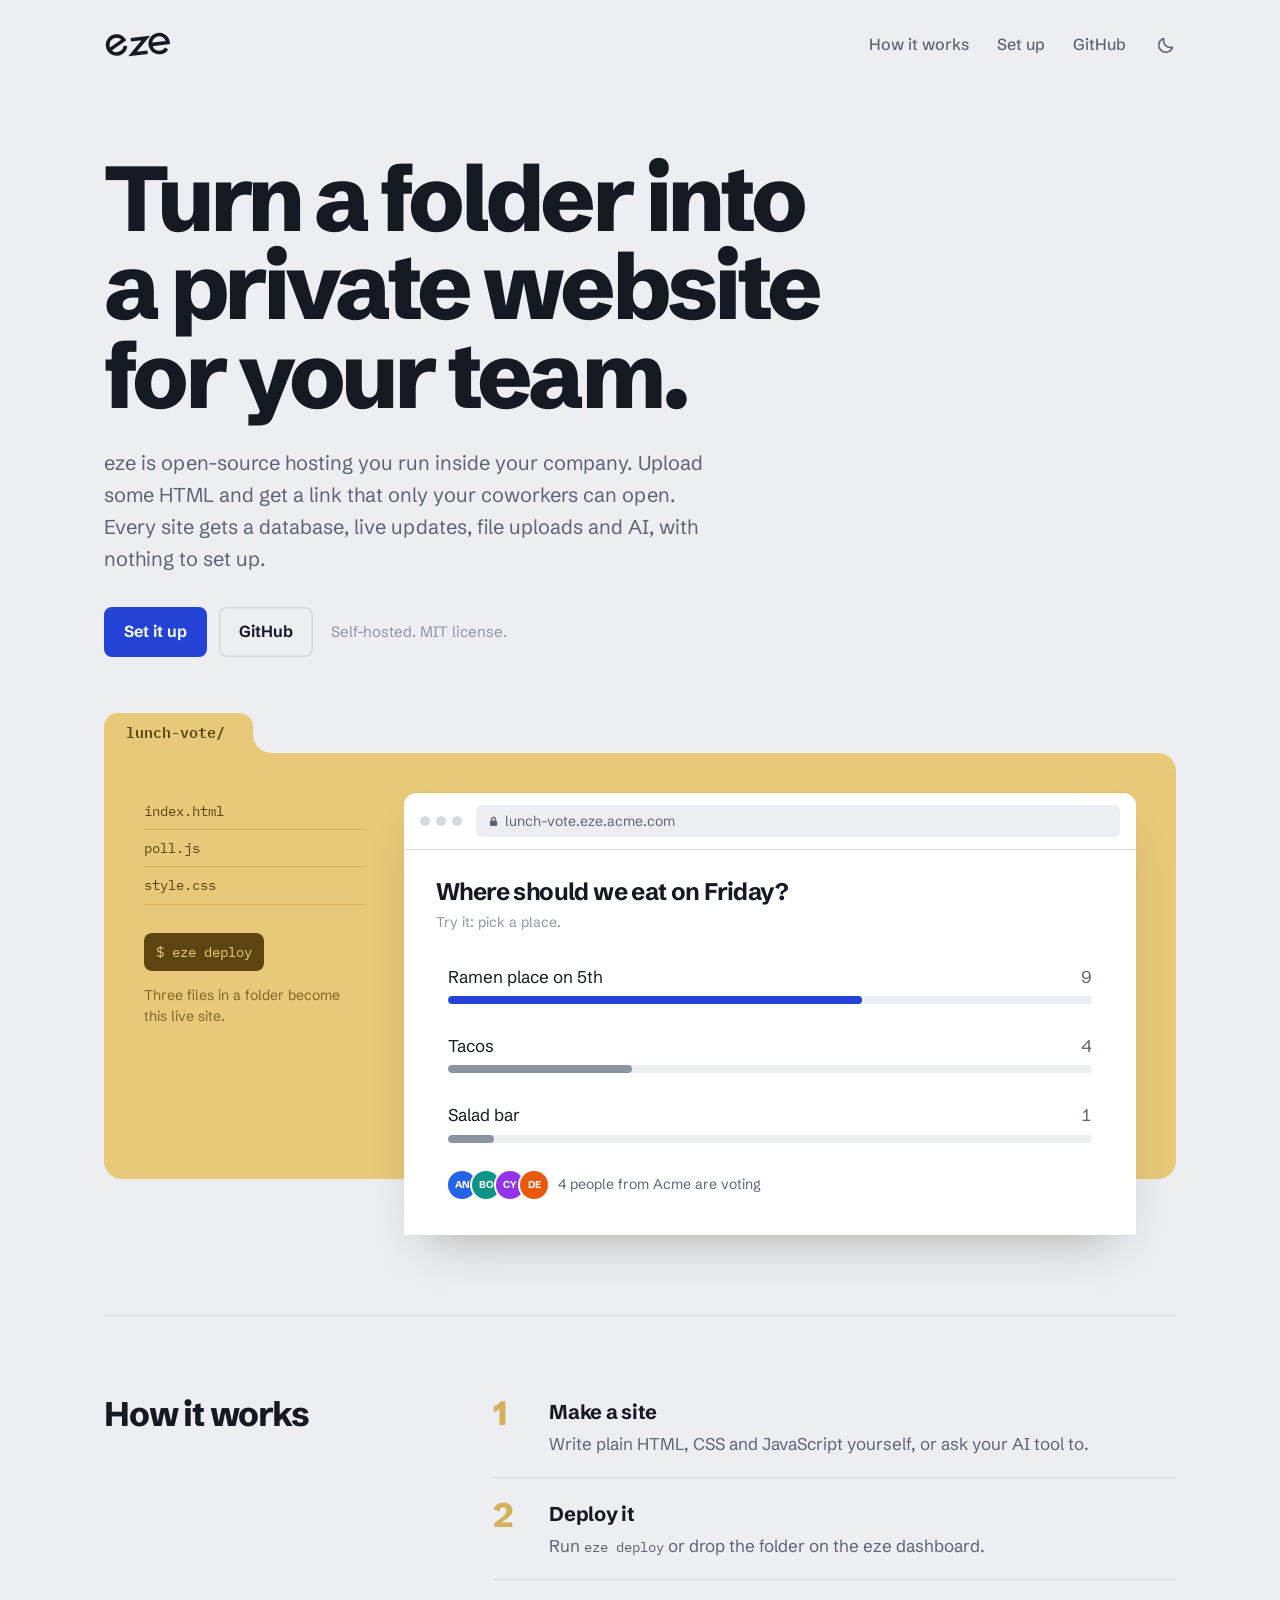
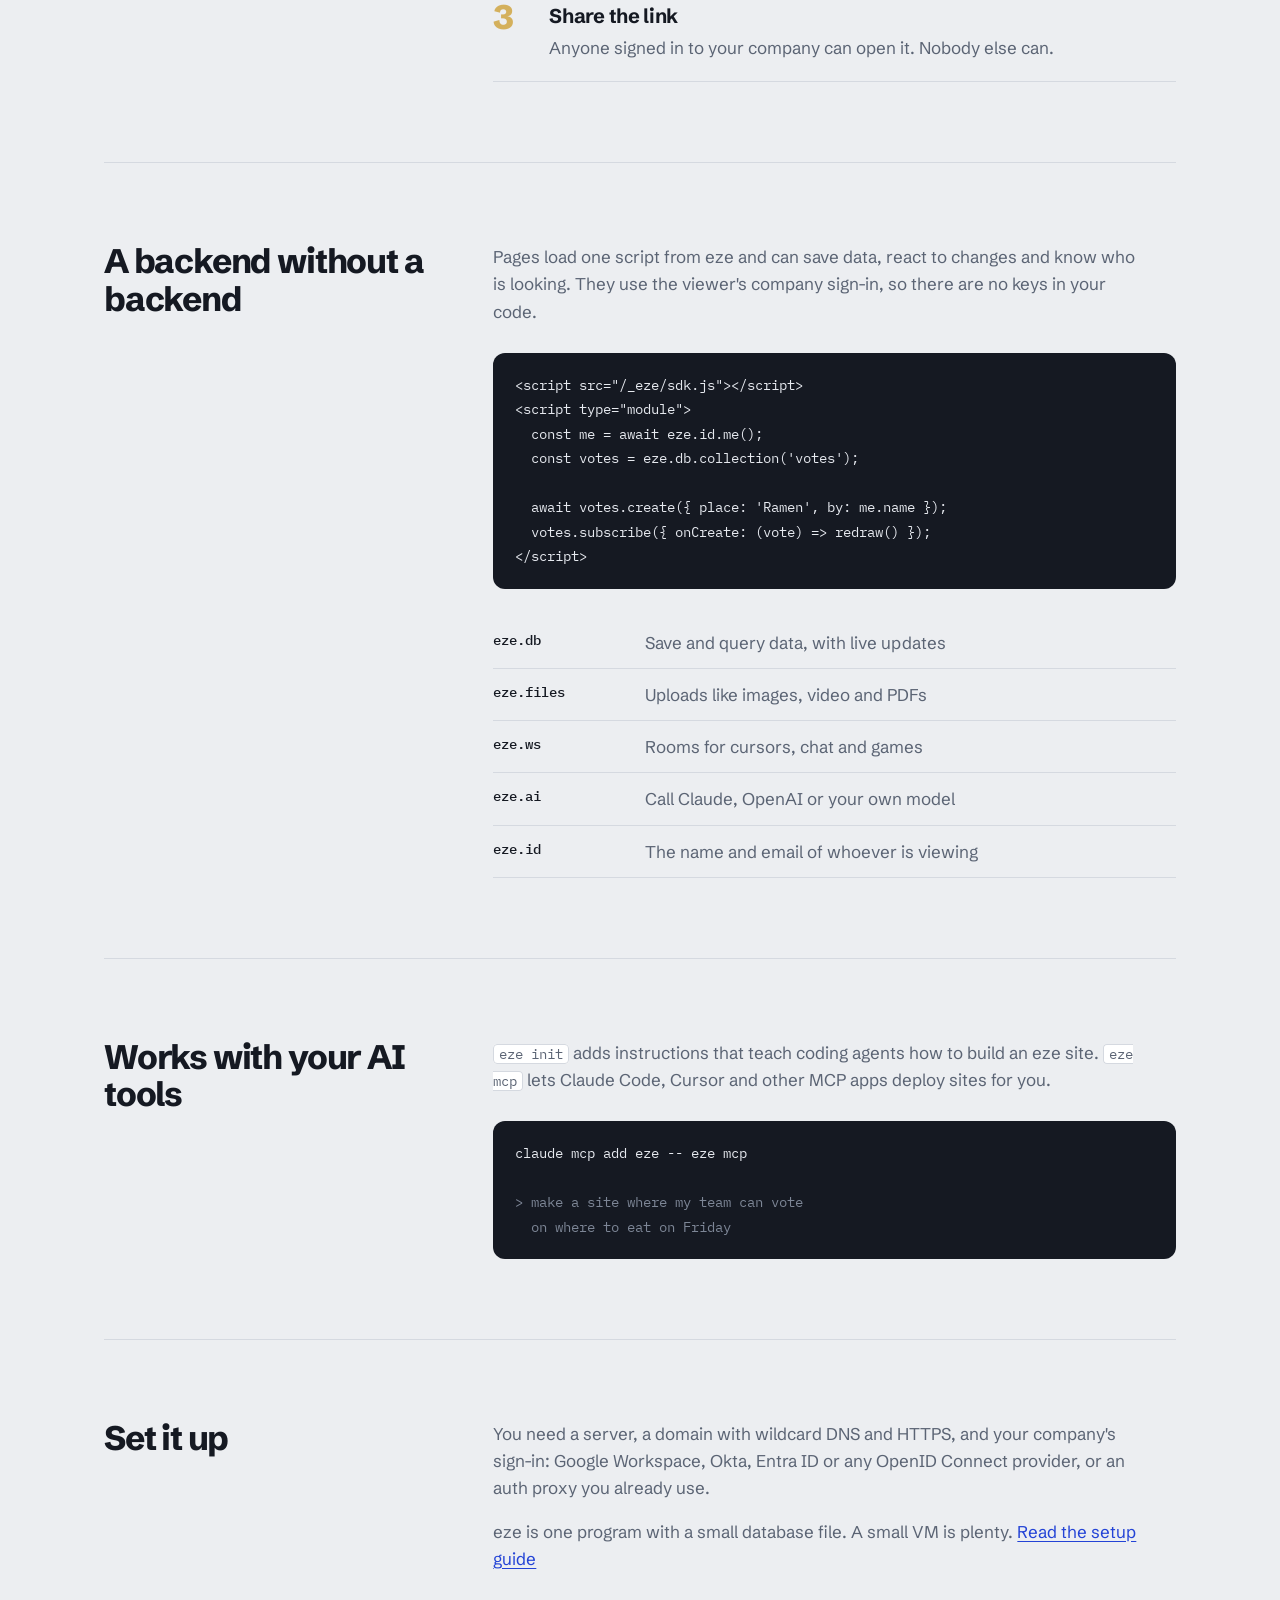
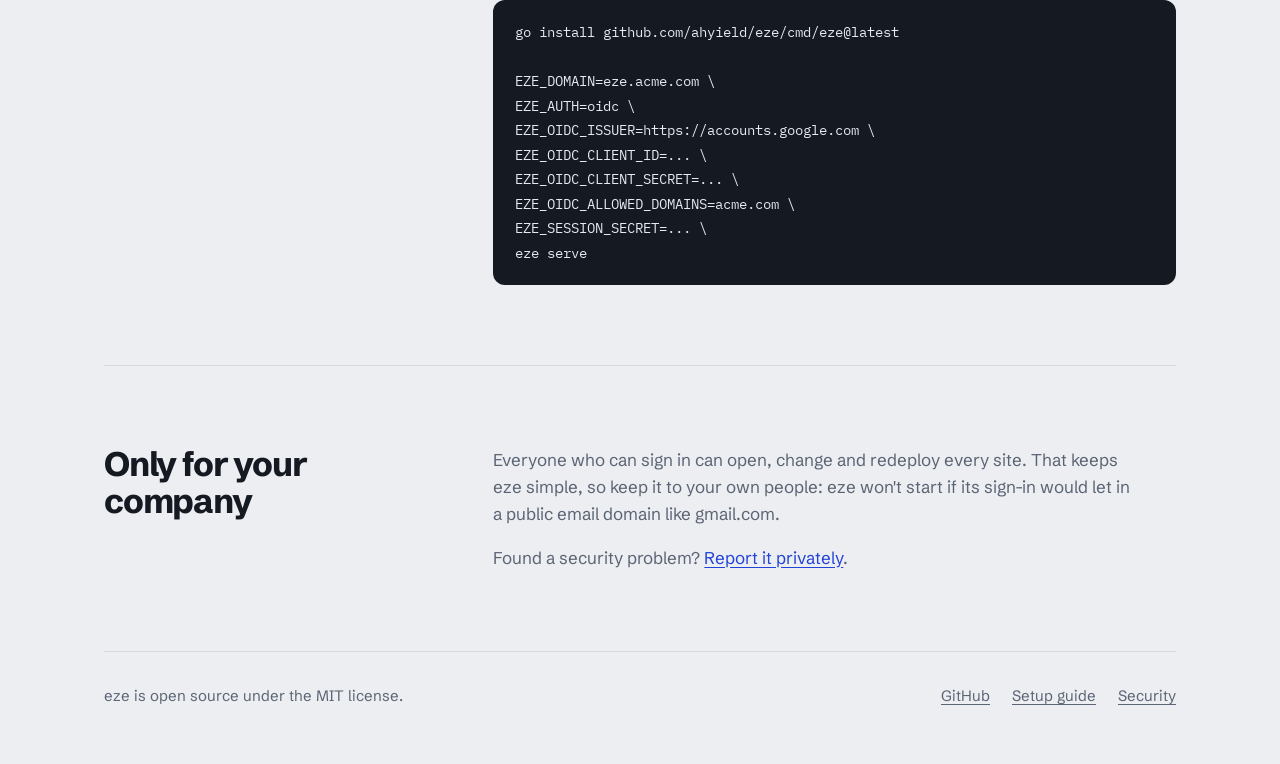
<file: site/index.html>
<!doctype html>
<html lang="en">
<head>
<meta charset="utf-8">
<meta name="viewport" content="width=device-width, initial-scale=1">
<title>eze: self-hosted private websites for your team</title>
<meta name="description" content="eze is open-source hosting you run inside your company, a self-hosted take on Shopify Quick. Upload a folder of HTML and get a link only your coworkers can open.">
<link rel="canonical" href="https://eze.page/">
<meta property="og:site_name" content="eze">
<meta property="og:title" content="eze: private websites for your team">
<meta property="og:description" content="Open-source hosting you run inside your company. Upload a folder of HTML, get a link only your coworkers can open.">
<meta property="og:url" content="https://eze.page/">
<meta property="og:type" content="website">
<meta property="og:image" content="https://eze.page/og.png">
<meta property="og:image:width" content="1200">
<meta property="og:image:height" content="630">
<meta property="og:image:alt" content="Turn a folder into a private website for your team. A browser shows a lunch poll at lunch-vote.eze.acme.com.">
<meta name="twitter:card" content="summary_large_image">
<meta name="theme-color" content="#eceef1" media="(prefers-color-scheme: light)">
<meta name="theme-color" content="#10131a" media="(prefers-color-scheme: dark)">
<link rel="icon" href="logo.svg" type="image/svg+xml">
<link rel="apple-touch-icon" href="apple-touch-icon.png">
<script type="application/ld+json">
{
  "@context": "https://schema.org",
  "@type": "SoftwareApplication",
  "name": "eze",
  "url": "https://eze.page/",
  "description": "Open-source, self-hosted hosting for private team websites, a take on Shopify Quick. Upload a folder of HTML and get a link only your coworkers can open, with a database, live updates, file uploads and AI built in.",
  "applicationCategory": "DeveloperApplication",
  "operatingSystem": "Linux, macOS, Windows",
  "license": "https://opensource.org/licenses/MIT",
  "codeRepository": "https://github.com/ahyield/eze",
  "offers": { "@type": "Offer", "price": "0", "priceCurrency": "USD" }
}
</script>
<link rel="preconnect" href="https://fonts.googleapis.com">
<link rel="preconnect" href="https://fonts.gstatic.com" crossorigin>
<link rel="stylesheet" href="https://fonts.googleapis.com/css2?family=IBM+Plex+Mono:wght@400;500;600&family=Schibsted+Grotesk:wght@400;500;600;700;800&display=swap">
<link rel="stylesheet" href="style.css">
<script>
  // Apply a saved theme before the page paints. data-shown is the theme actually on screen.
  (function () {
    var root = document.documentElement, saved = null;
    try { saved = localStorage.getItem('theme'); } catch (e) {}
    if (saved === 'light' || saved === 'dark') root.dataset.theme = saved;
    var dark = matchMedia('(prefers-color-scheme: dark)');
    var colors = document.querySelectorAll('meta[name="theme-color"]');
    function show() {
      root.dataset.shown = root.dataset.theme || (dark.matches ? 'dark' : 'light');
      // A chosen theme pins the browser bar colour; otherwise each tag keeps its media query.
      colors.forEach(function (meta) {
        var scheme = /dark/.test(meta.dataset.media || (meta.dataset.media = meta.media)) ? 'dark' : 'light';
        meta.media = !root.dataset.theme ? meta.dataset.media : scheme === root.dataset.theme ? 'all' : 'not all';
      });
      var button = document.querySelector('.theme');
      if (button) button.setAttribute('aria-pressed', root.dataset.shown === 'dark');
    }
    show();
    document.addEventListener('DOMContentLoaded', show);
    dark.addEventListener('change', show);
    window.toggleTheme = function () {
      var next = root.dataset.shown === 'dark' ? 'light' : 'dark';
      // Picking the system's own theme clears the choice, so it follows the system again.
      if (next === (dark.matches ? 'dark' : 'light')) delete root.dataset.theme; else root.dataset.theme = next;
      try { root.dataset.theme ? localStorage.setItem('theme', next) : localStorage.removeItem('theme'); } catch (e) {}
      show();
    };
  })();
</script>
</head>
<body>
<div class="page">

<header>
  <a class="logo" href="/" aria-label="eze home">
    <svg viewBox="-2 -3 78 38" fill="none" stroke="currentColor" stroke-width="4" aria-hidden="true"><path d="M 2 16 H 22 A 10 10 0 1 0 19.66 22.43" transform="rotate(-35 12 16)"/><g transform="rotate(-7 47 26)"><path d="M 30 8 H 47 L 30 24 H 47"/><path d="M 51 16 H 71 A 10 10 0 1 0 68.66 22.43"/></g></svg>
  </a>
  <nav>
    <a class="wide" href="#how">How it works</a>
    <a href="#setup">Set up</a>
    <a href="https://github.com/ahyield/eze">GitHub</a>
    <button class="theme" type="button" onclick="toggleTheme()" aria-label="Dark mode">
      <svg class="moon" viewBox="0 0 20 20" fill="none" stroke="currentColor" stroke-width="1.6" stroke-linejoin="round" aria-hidden="true"><path d="M16.5 12.2A7 7 0 0 1 7.8 3.5a7 7 0 1 0 8.7 8.7Z"/></svg>
      <svg class="sun" viewBox="0 0 20 20" fill="none" stroke="currentColor" stroke-width="1.6" stroke-linecap="round" aria-hidden="true"><circle cx="10" cy="10" r="3.4"/><path d="M10 1.8v2M10 16.2v2M1.8 10h2M16.2 10h2M4.2 4.2l1.4 1.4M14.4 14.4l1.4 1.4M4.2 15.8l1.4-1.4M14.4 5.6l1.4-1.4"/></svg>
    </button>
  </nav>
</header>

<main>

<div class="hero">
  <h1>Turn a folder into a private website for your team.</h1>
  <p>eze is open-source hosting you run inside your company. Upload some HTML and get a link that only your coworkers can open. Every site gets a database, live updates, file uploads and AI, with nothing to set up.</p>
  <div class="buttons">
    <a class="button" href="#setup">Set it up</a>
    <a class="button quiet" href="https://github.com/ahyield/eze">GitHub</a>
    <span class="small">Self-hosted. MIT license.</span>
  </div>

  <div class="folder">
    <div class="tab" aria-hidden="true">lunch-vote/</div>
    <div class="files" aria-hidden="true">
      <ul>
        <li>index.html</li>
        <li>poll.js</li>
        <li>style.css</li>
      </ul>
      <span class="run">$ eze deploy</span>
      <p class="note">Three files in a folder become this live site.</p>
    </div>
    <div class="browser">
      <div class="bar" aria-hidden="true">
        <div class="dots"><i></i><i></i><i></i></div>
        <div class="address"><svg viewBox="0 0 12 12"><rect x="2" y="5" width="8" height="6" rx="1.5" fill="currentColor"/><path d="M4 5V3.5a2 2 0 0 1 4 0V5" fill="none" stroke="currentColor" stroke-width="1.4"/></svg>lunch-vote.eze.acme.com</div>
      </div>
      <div class="poll" id="poll">
        <h2>Where should we eat on Friday?</h2>
        <p class="hint">Try it: pick a place.</p>
        <button class="choice" type="button" data-votes="9" aria-pressed="false"><span class="label">Ramen place on 5th</span><span class="count">9</span><span class="meter"><b></b></span></button>
        <button class="choice" type="button" data-votes="4" aria-pressed="false"><span class="label">Tacos</span><span class="count">4</span><span class="meter"><b></b></span></button>
        <button class="choice" type="button" data-votes="1" aria-pressed="false"><span class="label">Salad bar</span><span class="count">1</span><span class="meter"><b></b></span></button>
        <div class="here">
          <div class="faces" aria-hidden="true">
            <span style="background:#2563eb">AN</span><span style="background:#0d9488">BO</span><span style="background:#9333ea">CY</span><span style="background:#ea580c">DE</span>
          </div>
          <span class="who" aria-live="polite">4 people from Acme are voting</span>
        </div>
      </div>
    </div>
  </div>
</div>

<section id="how">
  <h2>How it works</h2>
  <ol class="steps">
    <li><strong>Make a site</strong><span>Write plain HTML, CSS and JavaScript yourself, or ask your AI tool to.</span></li>
    <li><strong>Deploy it</strong><span>Run <code>eze deploy</code> or drop the folder on the eze dashboard.</span></li>
    <li><strong>Share the link</strong><span>Anyone signed in to your company can open it. Nobody else can.</span></li>
  </ol>
</section>

<section>
  <h2>A backend without a backend</h2>
  <div class="body">
    <p>Pages load one script from eze and can save data, react to changes and know who is looking. They use the viewer's company sign-in, so there are no keys in your code.</p>
<pre>&lt;script src="/_eze/sdk.js"&gt;&lt;/script&gt;
&lt;script type="module"&gt;
  const me = await eze.id.me();
  const votes = eze.db.collection('votes');

  await votes.create({ place: 'Ramen', by: me.name });
  votes.subscribe({ onCreate: (vote) =&gt; redraw() });
&lt;/script&gt;</pre>
    <ul class="gets">
      <li><code>eze.db</code><span>Save and query data, with live updates</span></li>
      <li><code>eze.files</code><span>Uploads like images, video and PDFs</span></li>
      <li><code>eze.ws</code><span>Rooms for cursors, chat and games</span></li>
      <li><code>eze.ai</code><span>Call Claude, OpenAI or your own model</span></li>
      <li><code>eze.id</code><span>The name and email of whoever is viewing</span></li>
    </ul>
  </div>
</section>

<section>
  <h2>Works with your AI tools</h2>
  <div class="body">
    <p><code>eze init</code> adds instructions that teach coding agents how to build an eze site. <code>eze mcp</code> lets Claude Code, Cursor and other MCP apps deploy sites for you.</p>
<pre>claude mcp add eze -- eze mcp

<span class="dim">&gt; make a site where my team can vote
  on where to eat on Friday</span></pre>
  </div>
</section>

<section id="setup">
  <h2>Set it up</h2>
  <div class="body">
    <p>You need a server, a domain with wildcard DNS and HTTPS, and your company's sign-in: Google Workspace, Okta, Entra ID or any OpenID Connect provider, or an auth proxy you already use.</p>
    <p>eze is one program with a small database file. A small VM is plenty. <a href="https://github.com/ahyield/eze/blob/main/docs/deploy.md">Read the setup guide</a></p>
<pre>go install github.com/ahyield/eze/cmd/eze@latest

EZE_DOMAIN=eze.acme.com \
EZE_AUTH=oidc \
EZE_OIDC_ISSUER=https://accounts.google.com \
EZE_OIDC_CLIENT_ID=... \
EZE_OIDC_CLIENT_SECRET=... \
EZE_OIDC_ALLOWED_DOMAINS=acme.com \
EZE_SESSION_SECRET=... \
eze serve</pre>
  </div>
</section>

<section>
  <h2>Only for your company</h2>
  <div class="body">
    <p>Everyone who can sign in can open, change and redeploy every site. That keeps eze simple, so keep it to your own people: eze won't start if its sign-in would let in a public email domain like gmail.com.</p>
    <p>Found a security problem? <a href="https://github.com/ahyield/eze/security">Report it privately</a>.</p>
  </div>
</section>

</main>

<footer>
  <span>eze is open source under the MIT license.</span>
  <nav>
    <a href="https://github.com/ahyield/eze">GitHub</a>
    <a href="https://github.com/ahyield/eze/blob/main/docs/deploy.md">Setup guide</a>
    <a href="https://github.com/ahyield/eze/blob/main/SECURITY.md">Security</a>
  </nav>
</footer>

</div>
<script>
  // The hero poll works: click a place to vote, click another to move your vote.
  (function () {
    var poll = document.getElementById('poll');
    var choices = [].slice.call(poll.querySelectorAll('.choice'));
    var faces = poll.querySelector('.faces'), who = poll.querySelector('.who');
    function draw() {
      var counts = choices.map(function (c) { return +c.dataset.votes + (c.getAttribute('aria-pressed') === 'true'); });
      var total = counts.reduce(function (a, b) { return a + b; }, 0), top = Math.max.apply(null, counts);
      choices.forEach(function (c, i) {
        c.querySelector('.count').textContent = counts[i];
        c.querySelector('.meter b').style.width = (counts[i] / total * 100) + '%';
        c.classList.toggle('lead', counts[i] === top);
      });
    }
    choices.forEach(function (choice) {
      choice.addEventListener('click', function () {
        var on = choice.getAttribute('aria-pressed') !== 'true';
        choices.forEach(function (c) { c.setAttribute('aria-pressed', c === choice && on); });
        var you = faces.querySelector('.you');
        if (on && !you) { you = document.createElement('span'); you.className = 'you'; you.textContent = 'YOU'; faces.appendChild(you); }
        if (!on && you) you.remove();
        who.textContent = on ? 'You and 4 people from Acme are voting' : '4 people from Acme are voting';
        draw();
      });
    });
    draw();
  })();
</script>
</body>
</html>
</file>
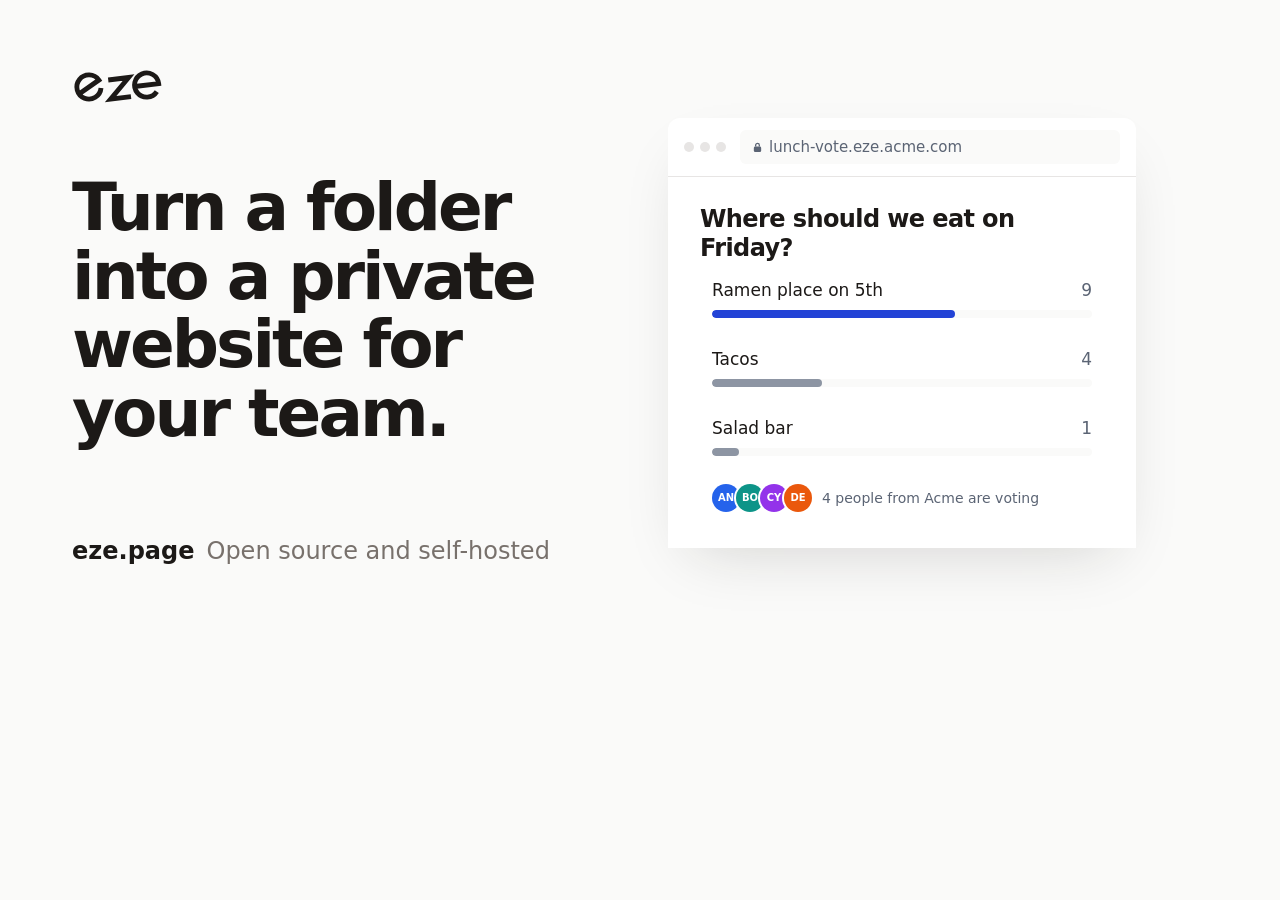
<file: scripts/og.html>
<!doctype html>
<!-- Source for site/og.png, the link preview image. Render it with scripts/og.sh. -->
<html lang="en">
<head>
<meta charset="utf-8">
<link rel="stylesheet" href="../site/style.css">
<style>
  /* The image doesn't follow the viewer's theme: light by default, dark with ?dark. */
  html:root { --paper: #fafaf9; --ink: #1c1917; --stone: #78716c; --pebble: #a8a29e; --line: #e7e5e4; --panel: #ffffff; --well: #f5f5f4; --blue: #2563eb; }
  html.dark:root { --paper: #0c0a09; --ink: #f5f5f4; --stone: #a8a29e; --pebble: #78716c; --line: #292524; --panel: #1c1917; --well: #141210; --blue: #60a5fa; }
  html, body { width: 1200px; height: 630px; overflow: hidden; }
  body { background: var(--paper); position: relative; }
  .meter b { animation: none; }

  .card { position: absolute; inset: 0; padding: 64px 0 0 72px; }
  .card .logo svg { height: 46px; }
  .card h1 { font-size: 66px; line-height: 1.04; letter-spacing: -0.045em; font-weight: 750; margin: 56px 0 0; width: 560px; }
  .card .foot { position: absolute; left: 72px; bottom: 60px; font-size: 24px; color: var(--stone); }
  .card .foot b { color: var(--ink); font-weight: 650; }

  .card .browser { position: absolute; left: 668px; top: 118px; width: 468px; box-shadow: 0 24px 60px -24px rgb(28 25 23 / 0.18); }
  .card .address { font-size: 15px; }
  .card .poll h2 { font-size: 24px; }
  .card .choice { font-size: 17px; }
</style>
</head>
<body>
<script>if (location.search === '?dark') document.documentElement.className = 'dark'</script>
<div class="card">
  <div class="logo">
    <svg viewBox="-2 -3 78 38" fill="none" stroke="currentColor" stroke-width="4" aria-hidden="true"><path d="M 2 16 H 22 A 10 10 0 1 0 19.66 22.43" transform="rotate(-35 12 16)"/><g transform="rotate(-7 47 26)"><path d="M 30 8 H 47 L 30 24 H 47"/><path d="M 51 16 H 71 A 10 10 0 1 0 68.66 22.43"/></g></svg>
  </div>
  <h1>Turn a folder into a private website for your team.</h1>
  <div class="foot"><b>eze.page</b>&ensp;Open source and self-hosted</div>

  <div class="browser">
    <div class="bar">
      <div class="dots"><i></i><i></i><i></i></div>
      <div class="address"><svg viewBox="0 0 12 12"><rect x="2" y="5" width="8" height="6" rx="1.5" fill="currentColor"/><path d="M4 5V3.5a2 2 0 0 1 4 0V5" fill="none" stroke="currentColor" stroke-width="1.4"/></svg>lunch-vote.eze.acme.com</div>
    </div>
    <div class="poll">
      <h2>Where should we eat on Friday?</h2>
      <div class="choice lead"><span>Ramen place on 5th</span><span class="count">9</span><div class="meter"><b style="--w: 64%"></b></div></div>
      <div class="choice"><span>Tacos</span><span class="count">4</span><div class="meter"><b style="--w: 29%"></b></div></div>
      <div class="choice"><span>Salad bar</span><span class="count">1</span><div class="meter"><b style="--w: 7%"></b></div></div>
      <div class="here">
        <div class="faces">
          <span style="background:#2563eb">AN</span><span style="background:#0d9488">BO</span><span style="background:#9333ea">CY</span><span style="background:#ea580c">DE</span>
        </div>
        4 people from Acme are voting
      </div>
    </div>
  </div>
</div>
</body>
</html>
</file>
<file: site/style.css>
:root {
  --paper: #eceef1;
  --ink: #151922;
  --slate: #5b6474;
  --mist: #8d95a3;
  --line: #d5d9e0;
  --sheet: #ffffff;
  --manila: #e8c979;
  --manila-deep: #d4b05c;
  --manila-ink: #5c4511;
  --cobalt: #2343d6;
  --cobalt-soft: #dfe5ff;
  --code: #151922;
  --code-ink: #e6e9ef;
  --code-dim: #7d8696;
}
/* Dark follows the system unless the theme button picked one (data-theme on <html>). */
@media (prefers-color-scheme: dark) {
  :root:not([data-theme="light"]) {
    --paper: #10131a;
    --ink: #eef0f4;
    --slate: #a3abb9;
    --mist: #6c7486;
    --line: #262b36;
    --sheet: #181c25;
    --manila: #b9984b;
    --manila-deep: #9a7c35;
    --manila-ink: #2b2108;
    --cobalt: #8a9dff;
    --cobalt-soft: #222d63;
    --code: #181c25;
    --code-ink: #e6e9ef;
    --code-dim: #7d8696;
  }
}
:root[data-theme="dark"] {
  --paper: #10131a;
  --ink: #eef0f4;
  --slate: #a3abb9;
  --mist: #6c7486;
  --line: #262b36;
  --sheet: #181c25;
  --manila: #b9984b;
  --manila-deep: #9a7c35;
  --manila-ink: #2b2108;
  --cobalt: #8a9dff;
  --cobalt-soft: #222d63;
  --code: #181c25;
  --code-ink: #e6e9ef;
  --code-dim: #7d8696;
}

* { box-sizing: border-box; }
body { margin: 0; background: var(--paper); color: var(--ink); font: 17px/1.6 "Schibsted Grotesk", ui-sans-serif, system-ui, sans-serif; -webkit-font-smoothing: antialiased; }
a { color: var(--cobalt); text-underline-offset: 3px; }
:focus-visible { outline: 2px solid var(--cobalt); outline-offset: 3px; border-radius: 4px; }
code, pre { font-family: "IBM Plex Mono", ui-monospace, Menlo, monospace; font-size: 14px; }
p code { background: var(--sheet); border: 1px solid var(--line); border-radius: 4px; padding: 0 5px; font-size: 14px; }
pre { background: var(--code); color: var(--code-ink); border-radius: 12px; padding: 20px 22px; overflow-x: auto; margin: 0; line-height: 1.75; }
pre .dim { color: var(--code-dim); }

.page { max-width: 1120px; margin: 0 auto; padding: 0 24px; }

/* Header */
header { display: flex; align-items: center; justify-content: space-between; padding: 28px 0; }
.logo { display: inline-flex; color: var(--ink); }
.logo svg { height: 34px; width: auto; }
header nav { display: flex; align-items: center; gap: 28px; font-size: 16px; font-weight: 500; }
header nav a { color: var(--slate); text-decoration: none; }
header nav a:hover { color: var(--ink); }
.theme { display: grid; place-items: center; width: 36px; height: 36px; margin: -6px -8px -6px -6px; padding: 0; border: 0; border-radius: 8px; background: none; color: var(--slate); cursor: pointer; }
.theme:hover { color: var(--ink); background: var(--sheet); }
.theme svg { width: 20px; height: 20px; }
.theme .sun, :root[data-shown="dark"] .theme .moon { display: none; }
:root[data-shown="dark"] .theme .sun { display: block; }

/* Hero */
.hero { padding: 64px 0 0; }
.hero h1 { font-size: clamp(44px, 7.4vw, 92px); line-height: 0.96; letter-spacing: -0.05em; font-weight: 800; margin: 0; max-width: 10.5em; text-wrap: balance; }
.hero p { font-size: 20px; color: var(--slate); max-width: 31em; margin: 28px 0 32px; }
.buttons { display: flex; gap: 12px; flex-wrap: wrap; align-items: center; }
.button { display: inline-block; padding: 12px 20px; border-radius: 8px; font-weight: 650; font-size: 16px; text-decoration: none; background: var(--cobalt); color: #fff; }
:root[data-shown="dark"] .button:not(.quiet) { color: #0d1240; }
.button.quiet { background: transparent; color: var(--ink); box-shadow: inset 0 0 0 1.5px var(--line); }
.button.quiet:hover { box-shadow: inset 0 0 0 1.5px var(--mist); }
.small { font-size: 15px; color: var(--mist); margin-left: 6px; }

/* The folder: the one big picture on the page. The site slides out of it. */
.folder { position: relative; margin: 96px 0 0; padding: 40px 40px 0; background: var(--manila); border-radius: 0 18px 18px 18px; display: grid; grid-template-columns: 220px 1fr; gap: 40px; color: var(--manila-ink); }
.folder .tab { position: absolute; left: 0; bottom: 100%; height: 40px; padding: 0 28px 0 22px; display: flex; align-items: center; background: var(--manila); border-radius: 14px 14px 0 0; font-family: "IBM Plex Mono", ui-monospace, monospace; font-size: 15px; font-weight: 600; }
.folder .tab::after { content: ""; position: absolute; left: 100%; bottom: 0; width: 18px; height: 18px; background: radial-gradient(circle at 100% 0, transparent 17.5px, var(--manila) 18px); }
.folder > *, main > section > * { min-width: 0; }
.files { padding-bottom: 40px; }
.files ul { list-style: none; margin: 0 0 28px; padding: 0; font-family: "IBM Plex Mono", ui-monospace, monospace; font-size: 14px; }
.files li { padding: 7px 0; border-bottom: 1px solid var(--manila-deep); }
.files .run { font-family: "IBM Plex Mono", ui-monospace, monospace; font-size: 14px; display: inline-flex; gap: 8px; padding: 8px 12px; border-radius: 8px; background: var(--manila-ink); color: var(--manila); }
.hero .files .note { font-size: 14px; line-height: 1.5; margin: 14px 0 0; color: var(--manila-ink); opacity: 0.75; max-width: none; }

.browser { background: var(--sheet); border-radius: 12px 12px 0 0; box-shadow: 0 -1px 0 rgba(0, 0, 0, .04), 0 24px 48px -24px rgba(40, 30, 0, .35); margin-bottom: -56px; position: relative; color: var(--ink); }
.browser .bar { display: flex; align-items: center; gap: 14px; padding: 12px 16px; border-bottom: 1px solid var(--line); }
.dots { display: flex; gap: 6px; }
.dots i { width: 10px; height: 10px; border-radius: 50%; background: var(--line); }
.address { flex: 1; background: var(--paper); border-radius: 6px; padding: 5px 12px; font-size: 14px; color: var(--slate); white-space: nowrap; overflow: hidden; text-overflow: ellipsis; }
.address svg { width: 11px; height: 11px; vertical-align: -1px; margin-right: 6px; }

.poll { padding: 28px 32px 36px; }
.poll h2 { font-size: 24px; letter-spacing: -0.025em; line-height: 1.2; margin: 0 0 4px; }
.poll .hint { font-size: 14px; color: var(--mist); margin: 0 0 20px; }
.choice { display: grid; grid-template-columns: 1fr auto; gap: 6px 12px; width: 100%; margin: 0 0 8px; padding: 10px 12px; border: 0; border-radius: 10px; background: none; font: inherit; color: inherit; text-align: left; cursor: pointer; }
.choice:hover { background: var(--paper); }
.choice .count { color: var(--slate); font-variant-numeric: tabular-nums; }
.choice[aria-pressed="true"] .label::after { content: "Your vote"; margin-left: 10px; font-size: 13px; font-weight: 600; color: var(--cobalt); }
.meter { grid-column: 1 / -1; height: 8px; border-radius: 99px; background: var(--paper); overflow: hidden; }
.meter b { display: block; height: 100%; width: var(--w); background: var(--mist); border-radius: 99px; transition: width 500ms cubic-bezier(.2, .7, .2, 1), background-color 200ms; animation: fill 900ms 300ms cubic-bezier(.2, .7, .2, 1) both; }
.choice.lead .meter b { background: var(--cobalt); }
@keyframes fill { from { width: 0; } }
.here { display: flex; align-items: center; gap: 10px; margin-top: 18px; padding-left: 12px; font-size: 14px; color: var(--slate); }
.faces { display: flex; }
.faces span { width: 28px; height: 28px; border-radius: 50%; display: grid; place-items: center; font-size: 10px; font-weight: 700; color: #fff; box-shadow: 0 0 0 2px var(--sheet); margin-left: -4px; }
.faces span:first-child { margin-left: 0; }
.faces .you { background: var(--ink); color: var(--sheet); animation: join 300ms cubic-bezier(.2, .7, .2, 1); }
@keyframes join { from { transform: scale(.4); opacity: 0; } }
@media (prefers-reduced-motion: reduce) { .meter b, .faces .you { animation: none; transition: none; } }

/* Sections: heading on the left, content on the right */
main > section { display: grid; grid-template-columns: 4fr 8fr; gap: 48px; padding: 80px 0; border-top: 1px solid var(--line); }
main > section:first-of-type { margin-top: 136px; }
section > h2 { font-size: 34px; letter-spacing: -0.035em; line-height: 1.1; font-weight: 750; margin: 0; }
section p { color: var(--slate); max-width: 38em; margin: 0 0 16px; }
.body > *:last-child { margin-bottom: 0; }
.body pre { margin-top: 28px; }

.steps { list-style: none; counter-reset: step; padding: 0; margin: 0; display: grid; gap: 0; }
.steps li { counter-increment: step; display: grid; grid-template-columns: 56px 1fr; padding: 20px 0; border-bottom: 1px solid var(--line); color: var(--slate); }
.steps li:first-child { padding-top: 0; }
.steps li::before { content: counter(step); grid-row: span 2; font-size: 34px; font-weight: 800; line-height: 1; letter-spacing: -0.04em; color: var(--manila-deep); }
.steps li > span { grid-column: 2; }
.steps strong { display: block; color: var(--ink); font-size: 20px; letter-spacing: -0.015em; margin-bottom: 2px; }

.gets { list-style: none; padding: 0; margin: 28px 0 0; }
.gets li { padding: 12px 0; border-bottom: 1px solid var(--line); display: grid; grid-template-columns: 8em 1fr; gap: 16px; }
.gets li span { color: var(--slate); }
.gets code { color: var(--ink); font-weight: 500; }

footer { border-top: 1px solid var(--line); padding: 32px 0 56px; display: flex; justify-content: space-between; gap: 16px; flex-wrap: wrap; color: var(--slate); font-size: 15px; }
footer nav { display: flex; gap: 22px; flex-wrap: wrap; }
footer a { color: var(--slate); }

@media (max-width: 860px) {
  .hero { padding-top: 32px; }
  .hero p { font-size: 18px; }
  .folder { margin-top: 80px; padding: 28px 16px 0; grid-template-columns: 1fr; gap: 0; border-radius: 0 14px 14px 14px; }
  .files { padding-bottom: 28px; }
  .poll { padding: 22px 12px 28px; }
  .poll h2, .poll .hint { padding: 0 12px; }
  main > section { grid-template-columns: 1fr; gap: 24px; padding: 56px 0; }
  main > section:first-of-type { margin-top: 112px; }
  section > h2 { font-size: 28px; }
  header nav { gap: 20px; }
  header nav a.wide { display: none; }
  .gets li { grid-template-columns: 1fr; gap: 0; }
}
</file>
